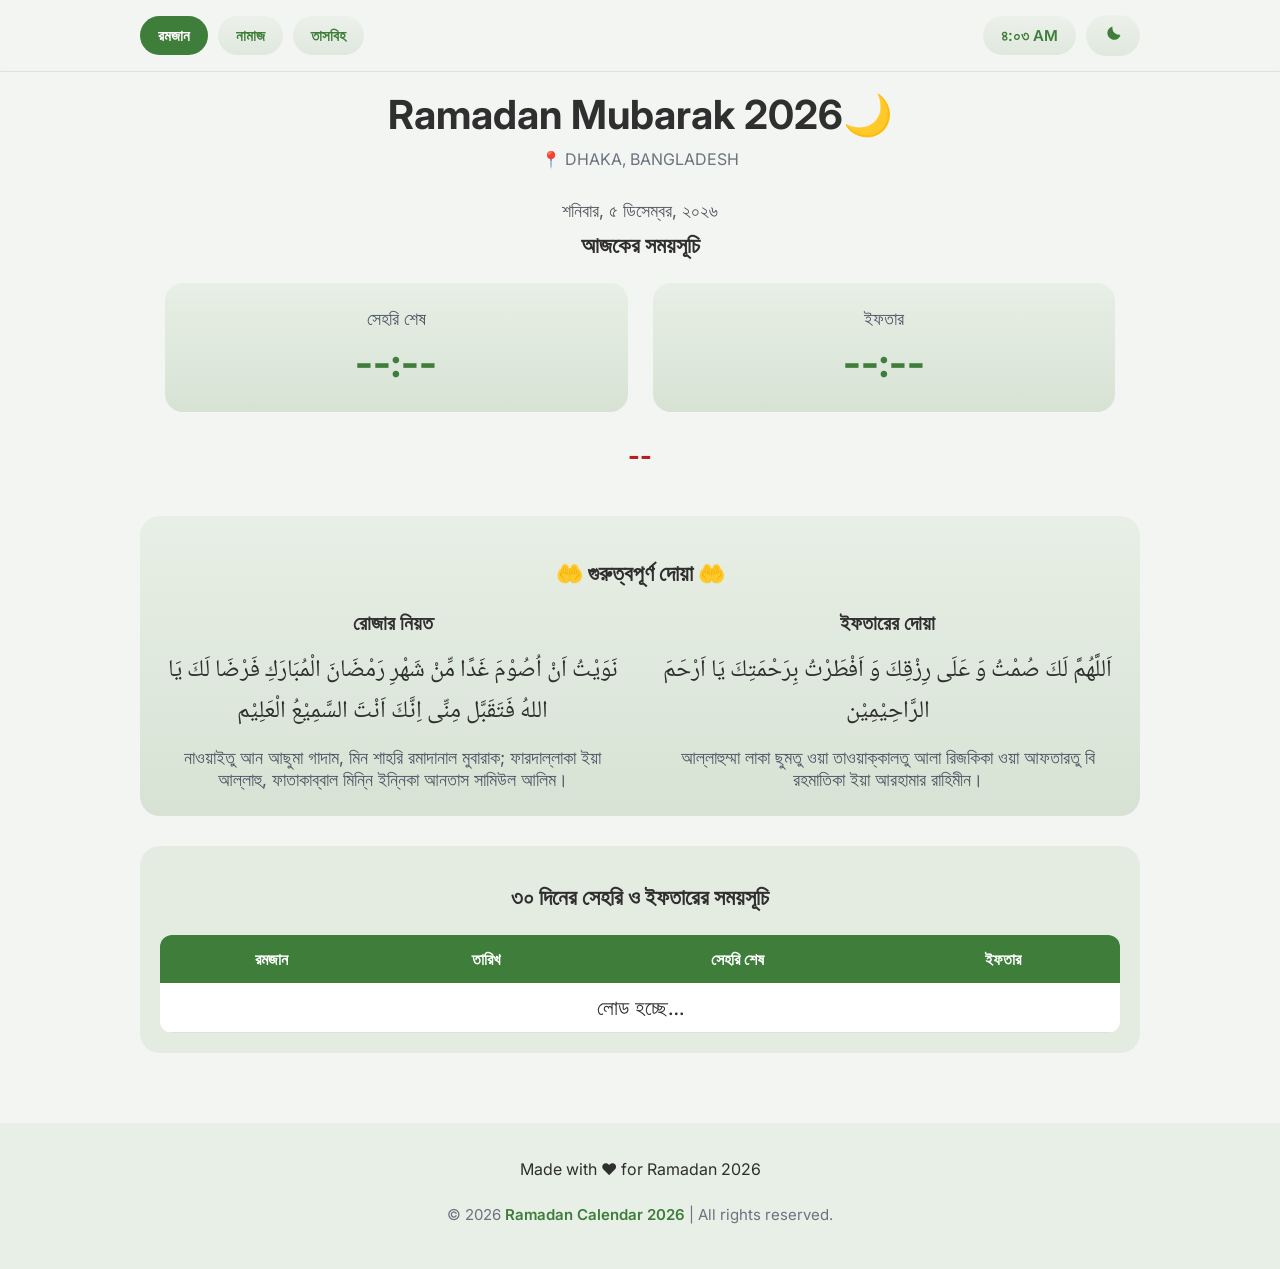
<file: index.html>
<!DOCTYPE html>
<html lang="bn">

<head>
  <meta charset="UTF-8">
  <title>Ramadan Times BD</title>
  <link rel="icon" type="image/png" sizes="32x32" href="/assets/favicon.png">
  <meta name="viewport" content="width=device-width, initial-scale=1">

  <link
    href="https://fonts.googleapis.com/css2?family=Inter:wght@400;600;700&family=Noto+Naskh+Arabic:wght@600&display=swap"
    rel="stylesheet">

  <link rel="stylesheet" href="styles.css">
  <script src="wholeYear.js" defer></script>
  <script src="main.js" defer></script>
  <!-- <script src="ramadan.js" defer></script> -->
</head>

<body>
  <script>
    if (localStorage.getItem('theme') === 'dark') {
      document.body.classList.add('dark');
    }
  </script>

  <!-- ------------------ NAVBAR ------------------ -->
  <nav class="navbar">
    <div class="nav-container">
      <div class="nav-left">
        <a href="index.html" class="nav-item active">রমজান</a>
        <a href="prayer.html" class="nav-item">নামাজ</a>
        <a href="tasbih.html" class="nav-item">তাসবিহ</a>
      </div>
      <div class="nav-right">
        <div id="currentTime" class="nav-item"></div>
        <button id="darkToggle" class="nav-item icon-btn" aria-label="Toggle dark mode">
          <span id="themeIcon">
            <svg width="18" height="18" viewBox="0 0 24 24" fill="currentColor">
              <path d="M21 12.79A9 9 0 0 1 11.21 3c0-.34.02-.67.05-1A9 9 0 1 0 22 13.74c-.33.03-.66.05-1 .05z" />
            </svg>
          </span>
        </button>
      </div>
    </div>
  </nav>

  <!-- ------------------ MAIN CONTENT ------------------ -->
  <main class="container">

    <!-- HERO -->
    <header class="hero">
      <h1>Ramadan Mubarak 2026🌙</h1>
      <p class="location">📍 DHAKA, BANGLADESH</p>
    </header>

    <!-- TODAY SECTION -->
    <section class="card-time today-card">

      <div id="todayDate" class="today-date"></div>
      <h2 class="section-title">আজকের সময়সূচি</h2>

      <div class="today-grid">

        <div class="time-box">
          <div class="small">সেহরি শেষ</div>
          <div class="time" id="sehriToday">--:--</div>
        </div>

        <div class="time-box">
          <div class="small">ইফতার</div>
          <div class="time" id="iftarToday">--:--</div>
        </div>

      </div>

      <div class="countdown-wrapper">
        <div class="countdown" id="countdown">--</div>
      </div>

    </section>

    <!-- DUAS SECTION -->
    <section class="card-dua">

      <h2 class="section-title">🤲 গুরুত্বপূর্ণ দোয়া 🤲</h2>

      <div class="dua-grid">

        <div class="dua-box">
          <div class="dua-title">রোজার নিয়ত</div>

          <div class="arabic">
            نَوَيْتُ اَنْ اُصُوْمَ غَدًا مِّنْ شَهْرِ رَمْضَانَ الْمُبَارَكِ فَرْضَا لَكَ يَا اللهُ فَتَقَبَّل مِنِّى
            اِنَّكَ اَنْتَ السَّمِيْعُ الْعَلِيْم
          </div>

          <div class="small">
            নাওয়াইতু আন আছুমা গাদাম, মিন শাহরি রমাদানাল মুবারাক; ফারদাল্লাকা ইয়া আল্লাহু, ফাতাকাব্বাল
            মিন্নি ইন্নিকা আনতাস সামিউল আলিম।
          </div>
        </div>

        <div class="dua-box">
          <div class="dua-title">ইফতারের দোয়া</div>

          <div class="arabic">
            اَللَّهُمَّ لَكَ صُمْتُ وَ عَلَى رِزْقِكَ وَ اَفْطَرْتُ بِرَحْمَتِكَ يَا اَرْحَمَ الرَّاحِيْمِيْن
          </div>

          <div class="small">
            আল্লাহুম্মা লাকা ছুমতু ওয়া তাওয়াক্কালতু আলা রিজকিকা ওয়া আফতারতু বি রহমাতিকা ইয়া আরহামার রাহিমীন।
          </div>
        </div>

      </div>

    </section>

    <!-- TIMETABLE -->
    <section class="card-table">

      <h2 class="section-title">৩০ দিনের সেহরি ও ইফতারের সময়সূচি</h2>

      <div class="table-wrapper">
        <table>
          <thead>
            <tr>
              <th>রমজান</th>
              <th>তারিখ</th>
              <th>সেহরি শেষ</th>
              <th>ইফতার</th>
            </tr>
          </thead>
          <tbody id="tableBody">
            <tr>
              <td colspan="4">লোড হচ্ছে…</td>
            </tr>
          </tbody>
        </table>
      </div>

    </section>

  </main>

  <!-- ------------------ FOOTER ------------------ -->
  <footer class="footer">
    <div class="footer-content">
      <p>Made with ❤️ for Ramadan 2026</p>
      <p class="footer-small">
        © 2026 <a href="https://github.com/niloyahsan1/RamadanTimesBD" target="_blank">Ramadan Calendar 2026</a> | All
        rights
        reserved.
      </p>
    </div>
  </footer>

</body>

</html>
</file>
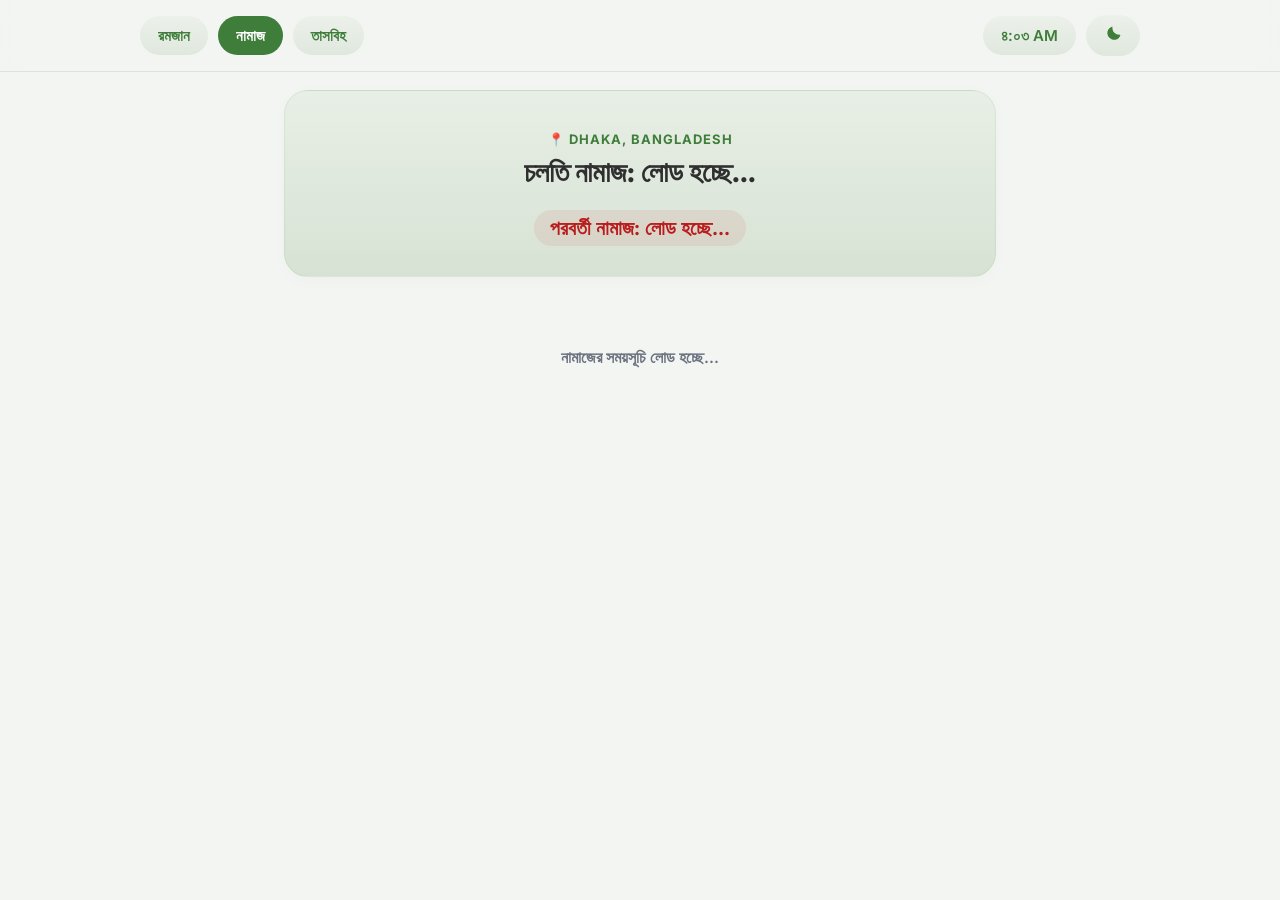
<file: prayer.html>
<!DOCTYPE html>
<html lang="bn">

<head>
    <meta charset="UTF-8">
    <meta name="viewport" content="width=device-width, initial-scale=1">
    <title>Daily Prayer Times – Dhaka</title>

    <link href="https://fonts.googleapis.com/css2?family=Inter:wght@400;600;700&display=swap" rel="stylesheet">
    <link rel="stylesheet" href="styles.css">
    <script src="main.js" defer></script>
</head>

<body>
    <script>
        if (localStorage.getItem('theme') === 'dark') {
            document.body.classList.add('dark');
        }
    </script>

    <!-- NAVBAR -->
    <div class="navbar">
        <div class="nav-container">
            <div class="nav-left">
                <a href="index.html" class="nav-item">রমজান</a>
                <a href="prayer.html" class="nav-item active">নামাজ</a>
                <a href="tasbih.html" class="nav-item">তাসবিহ</a>
            </div>
            <div class="nav-right">
                <div id="currentTime" class="nav-item"></div>
                <button id="darkToggle" class="nav-item icon-btn" aria-label="Toggle dark mode">
                    <span id="themeIcon">
                        <svg width="18" height="18" viewBox="0 0 24 24" fill="currentColor">
                            <path d="M21 12.79A9 9 0 0 1 11.21 3c0-.34.02-.67.05-1A9 9 0 1 0 22 13.74c-.33.03-.66.05-1 .05z" />
                        </svg>
                    </span>
                </button>
            </div>
        </div>
    </div>

    <div class="container">
        <!-- Hero Active Card -->
        <div class="prayer-hero">
            <div class="location">📍 Dhaka, Bangladesh</div>
            <h2 id="currentPrayerLabel">চলতি নামাজ: লোড হচ্ছে...</h2>
            <div class="countdown-time" id="prayerCountdown">পরবর্তী নামাজ: লোড হচ্ছে...</div>
        </div>

        <!-- Timetable Grid -->
        <div class="prayer-grid" id="prayerGrid">
            <div style="grid-column: 1 / -1; text-align: center; font-weight: 600; color: #6b7280; padding: 40px;">
                নামাজের সময়সূচি লোড হচ্ছে...
            </div>
        </div>
    </div>

    <script>
        /* ---------- HELPERS ---------- */
        function to12(time24) {
            let [h, m] = time24.split(":");
            h = parseInt(h, 10);
            let ap = h >= 12 ? "PM" : "AM";
            h = h % 12 || 12;
            return `${h}:${m} ${ap}`;
        }

        function toBangla(num) {
            const map = ["০", "১", "২", "৩", "৪", "৫", "৬", "৭", "৮", "৯"];
            return num.toString().split("").map(d => map[d] ?? d).join("");
        }

        function parseTime(timeStr, targetDate = new Date()) {
            const [h, m] = timeStr.split(":");
            const d = new Date(targetDate);
            d.setHours(parseInt(h, 10), parseInt(m, 10), 0, 0);
            return d;
        }

        /* ---------- SVG ICONS ---------- */
        const icons = {
            "ফজর": `<svg viewBox="0 0 24 24"><path d="M17 18a5 5 0 0 0-10 0"/><line x1="12" y1="2" x2="12" y2="9"/><line x1="4.22" y1="10.22" x2="9.17" y2="12.25"/><line x1="19.78" y1="10.22" x2="14.83" y2="12.25"/><line x1="1" y1="18" x2="23" y2="18"/></svg>`,
            "সূর্যোদয়": `<svg viewBox="0 0 24 24"><path d="M12 18a6 6 0 1 0 0-12 6 6 0 0 0 0 12z"/><path d="M2 22h20"/><path d="M12 2v4"/><path d="M4.93 4.93l1.41 1.41"/><path d="M19.07 4.93l-1.41 1.41"/></svg>`,
            "যোহর": `<svg viewBox="0 0 24 24"><circle cx="12" cy="12" r="5"/><path d="M12 1v2M12 21v2M4.22 4.22l1.42 1.42M18.36 18.36l1.42 1.42M1 12h2M21 12h2M4.22 18.36l1.42-1.42M18.36 4.22l1.42-1.42"/></svg>`,
            "আসর": `<svg viewBox="0 0 24 24"><circle cx="12" cy="12" r="5"/><path d="M12 2v3M4.22 4.22l2.12 2.12M1 12h3"/><path d="M17 17l5 5"/></svg>`,
            "মাগরিব": `<svg viewBox="0 0 24 24"><path d="M12 13a5 5 0 0 0-5 5h10a5 5 0 0 0-5-5z"/><path d="M2 21h20"/><path d="M12 2v6"/><path d="m4.93 7.93 1.41 1.41"/><path d="m19.07 7.93-1.41 1.41"/></svg>`,
            "এশা": `<svg viewBox="0 0 24 24"><path d="M21 12.79A9 9 0 1 1 11.21 3 7 7 0 0 0 21 12.79z"/></svg>`
        };

        /* ---------- FETCH PRAYER TIMES ---------- */
        fetch("https://api.aladhan.com/v1/timingsByCity?city=Dhaka&country=Bangladesh&method=1&school=1")
            .then(res => res.json())
            .then(data => {
                const t = data.data.timings;
                const prayers = [
                    { name: "ফজর", time: t.Fajr },
                    { name: "সূর্যোদয়", time: t.Sunrise },
                    { name: "যোহর", time: t.Dhuhr },
                    { name: "আসর", time: t.Asr },
                    { name: "মাগরিব", time: t.Maghrib },
                    { name: "এশা", time: t.Isha }
                ];

                updatePrayerDashboard(prayers);
            });

        /* ---------- DASHBOARD CONTROLLER ---------- */
        function updatePrayerDashboard(prayersData) {
            function tick() {
                const now = new Date();
                
                // Construct today's date objects
                const todayPrayers = prayersData.map(p => ({
                    name: p.name,
                    time: p.time,
                    date: parseTime(p.time)
                }));
                
                let currentIndex = -1;
                let nextIndex = -1;
                let targetDate = null;
                
                if (now < todayPrayers[0].date) {
                    // Before Fajr: current is Esha (from yesterday), next is Fajr
                    currentIndex = 5; // Isha
                    nextIndex = 0; // Fajr
                    targetDate = todayPrayers[0].date;
                } else if (now >= todayPrayers[5].date) {
                    // After Isha: current is Isha, next is tomorrow's Fajr
                    currentIndex = 5; // Isha
                    nextIndex = 0; // Fajr
                    const tomorrow = new Date();
                    tomorrow.setDate(tomorrow.getDate() + 1);
                    targetDate = parseTime(todayPrayers[0].time, tomorrow);
                } else {
                    // Between Fajr and Isha
                    for (let i = 0; i < 5; i++) {
                        if (now >= todayPrayers[i].date && now < todayPrayers[i+1].date) {
                            currentIndex = i;
                            nextIndex = i + 1;
                            targetDate = todayPrayers[i+1].date;
                            break;
                        }
                    }
                }
                
                // Update Hero Card
                const currentPrayer = todayPrayers[currentIndex];
                const nextPrayer = todayPrayers[nextIndex];
                
                document.getElementById("currentPrayerLabel").innerText = `চলতি নামাজ: ${currentPrayer.name}`;
                
                // Compute countdown
                const diff = targetDate - now;
                const h = Math.floor(diff / 3600000);
                const m = Math.floor((diff % 3600000) / 60000);
                const s = Math.floor((diff % 60000) / 1000);
                
                const pad = (num) => num.toString().padStart(2, '0');
                document.getElementById("prayerCountdown").innerText = `পরবর্তী নামাজ: ${nextPrayer.name} (${toBangla(pad(h))}:${toBangla(pad(m))}:${toBangla(pad(s))})`;
                
                // Render Cards
                let cardsHtml = "";
                todayPrayers.forEach((p, i) => {
                    let stateClass = "";
                    let badgeText = "";
                    
                    if (i === currentIndex) {
                        stateClass = "active";
                        badgeText = "চলমান";
                    } else if (i === nextIndex) {
                        stateClass = "next";
                        badgeText = "পরবর্তী";
                    }
                    
                    cardsHtml += `
                        <div class="prayer-card ${stateClass}">
                            <div class="prayer-card-info">
                                <div class="prayer-card-name">${p.name}</div>
                                <div class="prayer-card-time">${toBangla(to12(p.time))}</div>
                            </div>
                            ${badgeText ? `<span class="prayer-card-badge">${badgeText}</span>` : ""}
                        </div>
                    `;
                });
                
                document.getElementById("prayerGrid").innerHTML = cardsHtml;
            }
            
            tick();
            setInterval(tick, 1000);
        }
    </script>

</body>

</html>
</file>
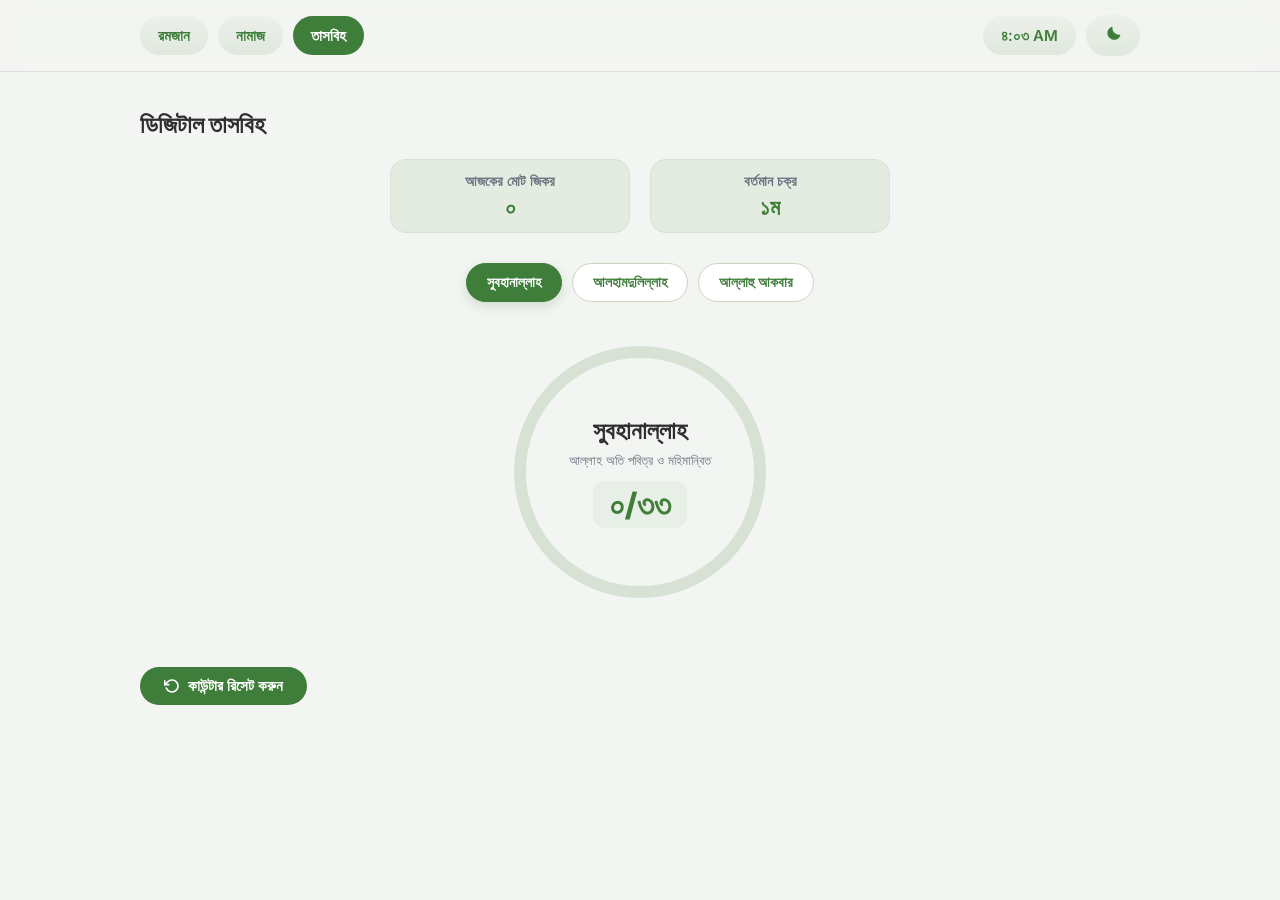
<file: tasbih.html>
<!DOCTYPE html>
<html lang="bn">

<head>
    <meta charset="UTF-8">
    <meta name="viewport" content="width=device-width, initial-scale=1.0">
    <title>Tasbih</title>

    <link href="https://fonts.googleapis.com/css2?family=Inter:wght@400;600;700&display=swap" rel="stylesheet">
    <link rel="stylesheet" href="styles.css">
    <script src="main.js" defer></script>
</head>

<body>
    <script>
        if (localStorage.getItem('theme') === 'dark') {
            document.body.classList.add('dark');
        }
    </script>

    <div class="navbar">
        <div class="nav-container">
            <div class="nav-left">
                <a href="index.html" class="nav-item">রমজান</a>
                <a href="prayer.html" class="nav-item">নামাজ</a>
                <a href="tasbih.html" class="nav-item active">তাসবিহ</a>
            </div>
            <div class="nav-right">
                <div id="currentTime" class="nav-item"></div>
                <button id="darkToggle" class="nav-item icon-btn" aria-label="Toggle dark mode">
                    <span id="themeIcon">
                        <svg width="18" height="18" viewBox="0 0 24 24" fill="currentColor">
                            <path
                                d="M21 12.79A9 9 0 0 1 11.21 3c0-.34.02-.67.05-1A9 9 0 1 0 22 13.74c-.33.03-.66.05-1 .05z" />
                        </svg>
                    </span>
                </button>
            </div>
        </div>
    </div>

    <div class="container">

        <h2>ডিজিটাল তাসবিহ</h2>

        <!-- Session Statistics -->
        <div class="tasbih-stats">
            <div class="tasbih-stats-card">
                <div class="label">আজকের মোট জিকর</div>
                <div class="value" id="sessionTotal">০</div>
            </div>
            <div class="tasbih-stats-card">
                <div class="label">বর্তমান চক্র</div>
                <div class="value" id="cycleTotal">১ম</div>
            </div>
        </div>

        <!-- Zikr Selector Tabs -->
        <div class="zikr-tabs" id="zikrTabs"></div>

        <!-- Progress Ring Tapper -->
        <div class="progress-ring" id="circle">
            <svg width="280" height="280" viewBox="0 0 280 280">
                <circle class="bg" cx="140" cy="140" r="120" />
                <circle class="progress" id="progressCircle" cx="140" cy="140" r="120" />
            </svg>

            <div class="circle-content">
                <div class="zikr" id="zikrText">সুবহানাল্লাহ</div>
                <div class="zikr-meaning" id="zikrMeaning">আল্লাহ অতি পবিত্র ও মহিমান্বিত</div>
                <div class="count" id="counter">0/৩৩</div>
            </div>
        </div>

        <div class="complete-msg" id="completeMsg">
            আলহামদুলিল্লাহ! ১০০টি জিকর চক্র সম্পূর্ণ হয়েছে 🤍
        </div>

        <!-- Reset Button -->
        <button class="reset-btn" id="resetBtn">
            <svg width="16" height="16" viewBox="0 0 24 24" fill="none" stroke="currentColor" stroke-width="2.5"
                stroke-linecap="round" stroke-linejoin="round" class="feather feather-rotate-ccw">
                <path d="M1 4v6h6" />
                <path d="M3.51 15a9 9 0 1 0 2.13-9.36L1 10" />
            </svg>
            কাউন্টার রিসেট করুন
        </button>

    </div>

    <script>
        const zikrList = [
            { name: "সুবহানাল্লাহ", max: 33, meaning: "আল্লাহ অতি পবিত্র ও মহিমান্বিত" },
            { name: "আলহামদুলিল্লাহ", max: 33, meaning: "সকল প্রশংসা একমাত্র আল্লাহর জন্য" },
            { name: "আল্লাহু আকবার", max: 34, meaning: "আল্লাহ সবচেয়ে মহান ও সর্বশ্রেষ্ঠ" }
        ];

        let currentZikr = 0;
        let count = 0;
        let sessionTotal = 0;
        let cycleTotal = 1;
        let isCompleted = false;

        const circle = document.getElementById("circle");
        const zikrText = document.getElementById("zikrText");
        const zikrMeaning = document.getElementById("zikrMeaning");
        const counter = document.getElementById("counter");
        const progressCircle = document.getElementById("progressCircle");
        const completeMsg = document.getElementById("completeMsg");
        const zikrTabsContainer = document.getElementById("zikrTabs");
        const sessionTotalEl = document.getElementById("sessionTotal");
        const cycleTotalEl = document.getElementById("cycleTotal");

        const circumference = 2 * Math.PI * 120;
        progressCircle.style.strokeDasharray = circumference;

        function toBangla(num) {
            const map = ["০", "১", "২", "৩", "৪", "৫", "৬", "৭", "৮", "৯"];
            return num.toString().split("").map(d => map[d] ?? d).join("");
        }

        function renderTabs() {
            let tabsHtml = "";
            zikrList.forEach((z, idx) => {
                const activeClass = idx === currentZikr ? "active" : "";
                tabsHtml += `<button class="tab-btn ${activeClass}" onclick="switchZikr(${idx})">${z.name}</button>`;
            });
            zikrTabsContainer.innerHTML = tabsHtml;
        }

        window.switchZikr = function (idx) {
            if (isCompleted) return;
            currentZikr = idx;
            count = 0;
            updateUI();
        };

        function updateProgress() {
            const max = zikrList[currentZikr].max;
            const percent = count / max;
            const offset = circumference - (percent * circumference);
            progressCircle.style.strokeDashoffset = offset;
        }

        function updateUI() {
            const zikr = zikrList[currentZikr];
            zikrText.innerText = zikr.name;
            zikrMeaning.innerText = zikr.meaning;
            counter.innerText = `${toBangla(count)}/${toBangla(zikr.max)}`;
            sessionTotalEl.innerText = toBangla(sessionTotal);
            cycleTotalEl.innerText = `${toBangla(cycleTotal)}ম`;
            updateProgress();
            renderTabs();
        }

        circle.addEventListener("click", (e) => {
            if (e.clientX !== 0 || e.clientY !== 0) {
                const rect = circle.getBoundingClientRect();
                const x = e.clientX - rect.left - rect.width / 2;
                const y = e.clientY - rect.top - rect.height / 2;
                const distance = Math.sqrt(x * x + y * y);
                const radius = rect.width / 2;
                if (distance > radius) return;
            }

            if (isCompleted) {
                // Restart for another cycle!
                isCompleted = false;
                completeMsg.style.display = "none";
                circle.classList.remove("disabled");
                currentZikr = 0;
                count = 0; // Starts from 1 below
                cycleTotal++;
            }

            count++;
            sessionTotal++;

            if (navigator.vibrate) {
                navigator.vibrate(35);
            }

            const max = zikrList[currentZikr].max;

            if (count >= max) {
                if (currentZikr === zikrList.length - 1) {
                    // Completed cycle (100 counts)
                    count = max;
                    updateUI();
                    isCompleted = true;
                    completeMsg.style.display = "block";
                    circle.classList.add("disabled");
                    return;
                } else {
                    // Auto advance to next zikr
                    currentZikr++;
                    count = 0;
                }
            }

            updateUI();
        });

        document.getElementById("resetBtn").addEventListener("click", () => {
            currentZikr = 0;
            count = 0;
            sessionTotal = 0;
            cycleTotal = 1;
            isCompleted = false;
            completeMsg.style.display = "none";
            circle.classList.remove("disabled");
            updateUI();
        });

        // Initialize
        updateUI();
    </script>

</body>

</html>
</file>
<file: styles.css>
body {
	margin: 0;
	background: #f3f5f2;
	font-family: "Inter", sans-serif;
	color: #2f2f2f;
	padding-top: 50px;
}

.container {
	max-width: 1000px;
	margin: auto;
	padding: 40px 20px;
}


/* -------------- NAVBAR --------------- */

.navbar {
	position: fixed;
	top: 0;
	left: 0;
	width: 100%;
	z-index: 1000;
	backdrop-filter: blur(10px);
	background: rgba(243, 245, 242, 0.4);
	border-bottom: 1px solid #e0e0e0;
}

.nav-container {
	max-width: 1000px;
	margin: auto;
	padding: 15px 20px;
	display: flex;
	justify-content: space-between;
	align-items: center;
}

.nav-item {
	font-weight: 600;
	font-size: 15px;
	padding: 10px 18px;
	border-radius: 100px;
	border: 0px solid #cbd5c0;
	background: linear-gradient(180deg,
			rgba(232, 239, 230, 0.7) 0%,
			rgba(215, 226, 212, 0.7) 100%);
	text-decoration: none;
	color: #3f7d3a;
	cursor: pointer;
	display: inline-flex;
	align-items: center;
	justify-content: center;
	transition: all 0.2s ease;
}

.nav-item:hover {
	opacity: 0.95;
	transform: translateY(-1px);
}

.nav-item:active {
	transform: translateY(0);
}

.nav-item.active {
	background: #3f7d3a;
	color: white;
}

.icon-btn {
	display: flex;
	align-items: center;
	justify-content: center;
}

.nav-left,
.nav-right {
	display: flex;
	gap: 10px;
	align-items: center;
}


/* -------------- HERO --------------- */

.hero {
	text-align: center;
	margin-bottom: 10px;
}

.hero h1 {
	font-size: 40px;
	margin: 0;
	font-weight: 700;
	color: #2f2f2f;
}

.location {
	margin-top: 10px;
	font-size: 16px;
	color: #6b7280;
}


/* -------------- CARD --------------- */

.card-dua {
	background: linear-gradient(180deg,
			#e8efe6 0%,
			#d7e2d4 100%);
	border-radius: 20px;
	padding: 25px;
	margin-bottom: 30px;
}

.card-time {
	border-radius: 20px;
	padding: 25px;
	margin-top: -10px;
	margin-bottom: 20px;
}

.card-table {
	background: #e4ece2;
	border-radius: 20px;
	padding: 20px;
	margin-bottom: 30px;
}

.section-title {
	text-align: center;
	margin-bottom: 25px;
	font-weight: 600;
	font-size: 22px;
}


/* -------------- TODAY SECTION --------------- */

.today-date {
	text-align: center;
	font-size: 18px;
	color: #53575e;
	margin-bottom: -8px;
}

.today-grid {
	display: grid;
	grid-template-columns: 1fr 1fr;
	gap: 25px;
	margin-top: 20px;
}

.time-box {
	background: linear-gradient(180deg,
			#e8efe6 0%,
			#d7e2d4 100%);
	border-radius: 18px;
	padding: 25px;
	text-align: center;
}

.small {
	font-size: 18px;
	font-weight: 400;
	color: #4b5563;
}

.time {
	font-size: 40px;
	font-weight: 700;
	color: #3f7d3a;
	margin-top: 8px;
}

.countdown-wrapper {
	text-align: center;
	margin-top: 28px;
}

.countdown {
	font-size: 26px;
	font-weight: 700;
	color: #b91c1c;
	margin-top: 15px;
	text-align: center;
}


/* -------------- DUAS --------------- */

.dua-grid {
	display: grid;
	grid-template-columns: 1fr 1fr;
	gap: 40px;
}

.dua-box {
	text-align: center;
}

.dua-title {
	font-weight: 600;
	margin-bottom: 15px;
	font-size: 20px;
}

.arabic {
	font-family: "Noto Naskh Arabic", serif;
	font-size: 24px;
	direction: rtl;
	text-align: center;
	margin: 15px 0;
}


/* -------------- TABLE --------------- */

.table-wrapper {
	margin-top: 20px;
	overflow-x: auto;
	-webkit-overflow-scrolling: touch;
}

table {
	width: 100%;
	border-collapse: collapse;
	background: #ffffff;
	border-radius: 12px;
	overflow: hidden;
}

th {
	background: #3f7d3a;
	color: white;
	padding: 14px;
	font-size: 16px;
}

td {
	padding: 12px;
	font-size: 21px;
	border-bottom: 1px solid #e0e0e0;
	border-right: 1px solid #e0e0e0;
	text-align: center;
}

th:last-child,
td:last-child {
	border-right: none;
}

.today-row td:first-child {
	border-left: 4px solid #3f7d3a;
}

.today-row {
	background: rgba(63, 125, 58, 0.08);
	box-shadow: inset 0 0 8px rgba(66, 128, 56, 0.4);
}

.today-row td {
	font-weight: 700;
}


/* -------------- FOOTER --------------- */

.footer {
	margin-top: 0px;
	padding: 20px 20px;
	text-align: center;
	background: #e8efe6;
}

.footer-content a {
	display: inline-block;
	margin: 10px 0;
	text-decoration: none;
	color: #3f7d3a;
	font-weight: 600;
}

.footer-content a:hover {
	text-decoration: underline;
}

.footer-small {
	font-size: 15px;
	color: #6b7280;
	margin-top: 10px;
}


/* -------------- DARK MODE --------------- */

body.dark {
	background: #111510;
	color: #C4C4C4;
}

body.dark .navbar {
	background: rgba(17, 21, 16, 0.4);
	border-bottom: 1px solid #1f2a1f;
}

body.dark .nav-item {
	background: rgba(28, 51, 35, 0.7);
	color: #C4C4C4;
	border: 0px solid rgba(74, 222, 128, 0.15);
}

body.dark .nav-item.active {
	background: #4ea34f;
	color: white;
}

body.dark .hero h1,
body.dark .dua-title,
body.dark .arabic {
	color: #C4C4C4;
}

body.dark .location,
body.dark .small {
	color: #9ca3af;
}

body.dark .today-date {
	color: #e5e7ebd3;
}

body.dark .card-dua,
body.dark .card-table,
body.dark .time-box {
	background: #1D231D;
}

body.dark .time {
	color: #428038;
}

body.dark .countdown {
	color: #ef4444;
}

body.dark table {
	background: #0D0D0D;
}

body.dark th {
	background: #173a28;
	color: #C4C4C4;
}

body.dark td {
	border-bottom: 1px solid rgba(74, 222, 128, 0.08);
	border-right: 1px solid rgba(74, 222, 128, 0.08);
}

body.dark .today-row {
	background: #1f2a1f;
	box-shadow: inset 0 0 8px rgba(66, 128, 56, 0.4);
}

body.dark .today-row td:first-child {
	border-left: 4px solid #4ea34f;
}


body.dark .footer {
	background: #1D231D;
}

body.dark .footer-content a {
	color: #4ea34f;
}

body.dark .footer-small {
	color: #9ca3af;
}


/* -------------- RESPONSIVE --------------- */

@media (max-width: 1024px) {

	.container {
		padding: 30px 18px;
	}

	.hero h1 {
		font-size: 32px;
	}

	.time {
		font-size: 34px;
	}

	table {
		font-size: 16px;
		width: 100%;
	}

	th,
	td {
		padding: 10px;
		font-size: 18px;
	}
}

@media (max-width: 768px) {

	body {
		padding-top: 70px;
	}

	.nav-container {
		display: flex;
		align-items: center;
		justify-content: space-between;
		gap: 8px;
		flex-wrap: nowrap;
	}

	.nav-item {
		font-size: 13px;
		padding: 8px 12px;
		white-space: nowrap;
	}

	.hero {
		margin-top: 10px;
	}

	.hero h1 {
		font-size: 26px;
		line-height: 1.3;
	}

	.location {
		font-size: 14px;
	}

	.today-grid {
		grid-template-columns: 1fr 1fr;
		gap: 12px;
	}

	.time-box {
		padding: 22px;
	}

	.time {
		font-size: 25px;
	}

	.small {
		font-size: 16px;
	}

	.countdown {
		font-size: 18px;
	}

	.card-table {
		padding: 6px;
	}

	.card-dua {
		padding: 10px;
	}

	.dua-title {
		font-size: 20px;
	}

	.arabic {
		font-size: 16px;
		line-height: 1.8;
	}

	.card-dua .small {
		font-size: 18px;
		line-height: 1.6;
	}

	.dua-grid {
		gap: 20px;
		grid-template-columns: 1fr;
	}

	table {
		font-size: 16px;
		width: 100%;
	}

	th,
	td {
		padding: 6px 4px;
		font-size: 12px;
	}

	.footer {
		padding: 14px 12px;
	}

	.footer-content a {
		font-size: 13px;
		margin: 6px 0;
	}

	.footer-small {
		font-size: 12px;
		margin-top: 6px;
	}

}

@media (max-width: 480px) {

	.nav-container {
		padding: 10px 10px;
	}

	.nav-left,
	.nav-right {
		gap: 6px;
	}

	.nav-item {
		font-size: 14px;
		padding: 6px 10px;
	}

	.container {
		padding: 20px 12px;
	}

	.hero h1 {
		font-size: 26px;
	}

	.today-grid {
		gap: 20px;
	}

	.time {
		font-size: 28px;
	}

	.countdown {
		font-size: 21px;
	}

	th,
	td {
		padding: 5px 3px;
		font-size: 16px;
	}

	.footer {
		padding: 12px 10px;
	}

	.footer-content a {
		font-size: 12px;
	}

	.footer-small {
		font-size: 11px;
	}

}

@media (max-width: 360px) {

	.hero h1 {
		font-size: 20px;
	}

	#currentTime,
	#darkToggle {
		font-size: 11px;
		padding: 5px 8px;
	}

	th,
	td {
		font-size: 10px;
	}
}

/* ==========================================================================
   TASBIH PAGE STYLES
   ========================================================================== */
.tasbih-stats {
	display: flex;
	justify-content: center;
	gap: 20px;
	margin: 0 auto 30px auto;
	max-width: 500px;
}

.tasbih-stats-card {
	background: #e4ece2;
	padding: 12px 20px;
	border-radius: 16px;
	flex: 1;
	text-align: center;
	border: 1px solid rgba(63, 125, 58, 0.08);
}

.tasbih-stats-card .label {
	font-size: 14px;
	color: #6b7280;
	margin-bottom: 4px;
	font-weight: 600;
}

.tasbih-stats-card .value {
	font-size: 22px;
	font-weight: 700;
	color: #3f7d3a;
}

.zikr-tabs {
	display: flex;
	justify-content: center;
	gap: 10px;
	margin: 25px auto;
	max-width: 500px;
	flex-wrap: wrap;
}

.tab-btn {
	background: #ffffff;
	border: 1px solid #cbd5c0;
	color: #3f7d3a;
	padding: 10px 20px;
	border-radius: 100px;
	cursor: pointer;
	font-weight: 600;
	font-size: 14px;
	transition: all 0.2s ease;
}

.tab-btn:hover {
	background: #e8efe6;
	transform: translateY(-1px);
}

.tab-btn.active {
	background: #3f7d3a;
	color: #ffffff;
	border-color: #3f7d3a;
	box-shadow: 0 4px 12px rgba(63, 125, 58, 0.2);
}

.progress-ring {
	position: relative;
	width: 280px;
	height: 280px;
	margin: 30px auto;
	cursor: pointer;
	user-select: none;
	-webkit-user-select: none;
	-moz-user-select: none;
	-ms-user-select: none;
	border-radius: 50%;
	transition: transform 0.1s ease;
	-webkit-tap-highlight-color: transparent;
	outline: none;
}

.progress-ring:active {
	transform: scale(0.97);
}

.progress-ring svg {
	width: 100%;
	height: 100%;
	transform: rotate(-90deg);
}

.progress-ring circle {
	fill: none;
	stroke-width: 12;
	stroke-linecap: round;
}

.progress-ring .bg {
	stroke: #d7e2d4;
}

.progress-ring .progress {
	stroke: #3f7d3a;
	stroke-dasharray: 754;
	stroke-dashoffset: 754;
	transition: stroke-dashoffset 0.25s ease;
}

.circle-content {
	position: absolute;
	top: 50%;
	left: 50%;
	transform: translate(-50%, -50%);
	text-align: center;
	width: 100%;
	pointer-events: none;
}

.zikr {
	font-size: 24px;
	font-weight: 700;
	color: #2f2f2f;
	margin-bottom: 6px;
}

.zikr-meaning {
	font-size: 13px;
	color: #6b7280;
	margin-bottom: 12px;
	padding: 0 20px;
	line-height: 1.4;
}

.count {
	font-size: 32px;
	font-weight: 800;
	color: #3f7d3a;
	background: #e8efe6;
	display: inline-block;
	padding: 4px 16px;
	border-radius: 12px;
}

.reset-btn {
	margin-top: 25px;
	padding: 10px 24px;
	border: none;
	border-radius: 30px;
	font-weight: 600;
	background: #3f7d3a;
	color: white;
	cursor: pointer;
	font-size: 15px;
	display: inline-flex;
	align-items: center;
	gap: 8px;
	transition: all 0.2s ease;
}

.reset-btn:hover {
	background: #346830;
	transform: translateY(-1px);
}

.complete-msg {
	margin-top: 20px;
	font-weight: 600;
	color: #3f7d3a;
	display: none;
	text-align: center;
}

.disabled {
	opacity: 0.5;
	cursor: not-allowed;
}

/* Tasbih Dark Mode */
body.dark .tasbih-stats-card {
	background: #1D231D;
	border-color: rgba(74, 222, 128, 0.05);
}

body.dark .tasbih-stats-card .label {
	color: #9ca3af;
}

body.dark .tasbih-stats-card .value {
	color: #4ea34f;
}

body.dark .tab-btn {
	background: rgba(28, 51, 35, 0.3);
	border-color: rgba(74, 222, 128, 0.1);
	color: #c4c4c4;
}

body.dark .tab-btn:hover {
	background: rgba(28, 51, 35, 0.5);
}

body.dark .tab-btn.active {
	background: #4ea34f;
	color: white;
	border-color: #4ea34f;
	box-shadow: 0 4px 12px rgba(78, 163, 79, 0.2);
}

body.dark .progress-ring .progress {
	stroke: #4ea34f;
}

body.dark .zikr {
	color: #c4c4c4;
}

body.dark .zikr-meaning {
	color: #9ca3af;
}

body.dark .count {
	color: #4ea34f;
	background: #151c14;
}

body.dark .reset-btn {
	background: #4ea34f;
}

body.dark .reset-btn:hover {
	background: #3f8a40;
}

body.dark .complete-msg {
	color: #4ea34f;
}

/* Tasbih Responsive */
@media (max-width: 600px) {
	.progress-ring {
		width: 320px;
		height: 320px;
	}

	.tasbih-stats {
		gap: 12px;
		padding: 0 10px;
	}

	.tasbih-stats-card {
		padding: 10px;
	}

	.tasbih-stats-card .value {
		font-size: 18px;
	}

	.zikr {
		font-size: 20px;
	}

	.count {
		font-size: 26px;
	}
}


/* ==========================================================================
   PRAYER PAGE STYLES
   ========================================================================= */
.prayer-hero {
	background: linear-gradient(180deg, #e8efe6 0%, #d7e2d4 100%);
	border-radius: 24px;
	padding: 30px;
	margin: 0 auto 30px auto;
	max-width: 650px;
	text-align: center;
	border: 1px solid rgba(63, 125, 58, 0.08);
	box-shadow: 0 4px 20px rgba(0, 0, 0, 0.02);
}

.prayer-hero .location {
	font-size: 13px;
	font-weight: 700;
	letter-spacing: 1px;
	color: #3f7d3a;
	text-transform: uppercase;
	margin-bottom: 8px;
}

.prayer-hero h2 {
	font-size: 28px;
	font-weight: 800;
	color: #2f2f2f;
	margin: 0 0 12px 0;
}

.prayer-hero .countdown-time {
	font-size: 20px;
	font-weight: 700;
	color: #b91c1c;
	margin-top: 8px;
	display: inline-block;
	background: rgba(185, 28, 28, 0.08);
	padding: 6px 16px;
	border-radius: 100px;
}

.prayer-grid {
	display: grid;
	grid-template-columns: repeat(3, 1fr);
	gap: 20px;
	margin: 30px auto;
	max-width: 800px;
}

.prayer-card {
	background: #ffffff;
	border-radius: 20px;
	padding: 24px 16px;
	text-align: center;
	border: 1px solid #e0e0e0;
	display: flex;
	flex-direction: column;
	align-items: center;
	justify-content: center;
	position: relative;
	transition: all 0.25s ease;
}

.prayer-card:hover {
	transform: translateY(-3px);
	box-shadow: 0 10px 25px rgba(63, 125, 58, 0.05);
}

.prayer-card-icon {
	width: 44px;
	height: 44px;
	color: #6b7280;
	margin-bottom: 14px;
	transition: color 0.25s;
}

.prayer-card-icon svg {
	width: 100%;
	height: 100%;
	fill: none;
	stroke: currentColor;
	stroke-width: 2;
	stroke-linecap: round;
	stroke-linejoin: round;
}

.prayer-card-info {
	display: flex;
	flex-direction: column;
	align-items: center;
	gap: 4px;
}

.prayer-card-name {
	font-size: 18px;
	font-weight: 700;
	color: #2f2f2f;
	margin-bottom: 6px;
}

.prayer-card-time {
	font-size: 20px;
	font-weight: 700;
	color: #3f7d3a;
	transition: color 0.25s;
}

.prayer-card-badge {
	position: absolute;
	top: 0;
	right: 0;
	font-size: 12px;
	font-weight: 700;
	padding: 5px 12px;
	border-top-right-radius: 18px;
	border-bottom-left-radius: 10px;
	border-top-left-radius: 0;
	border-bottom-right-radius: 0;
	text-transform: uppercase;
}

/* Prayer Card States */
.prayer-card.active {
	border: 2px solid #3f7d3a;
	background: rgba(63, 125, 58, 0.03);
	box-shadow: 0 8px 30px rgba(63, 125, 58, 0.08);
}

.prayer-card.active .prayer-card-icon {
	color: #3f7d3a;
}

.prayer-card.active .prayer-card-time {
	color: #3f7d3a;
}

.prayer-card.active .prayer-card-badge {
	background: #3f7d3a;
	color: #ffffff;
}

.prayer-card.next {
	border: 2px solid #b91c1c;
	background: rgba(185, 28, 28, 0.01);
}

.prayer-card.next .prayer-card-icon {
	color: #b91c1c;
}

.prayer-card.next .prayer-card-badge {
	background: #b91c1c;
	color: #ffffff;
}

/* Prayer Dark Mode */
body.dark .prayer-hero {
	background: #1D231D;
	border-color: rgba(74, 222, 128, 0.05);
}

body.dark .prayer-hero h2 {
	color: #c4c4c4;
}

body.dark .prayer-hero .location {
	color: #4ea34f;
}

body.dark .prayer-hero .countdown-time {
	color: #ef4444;
	background: rgba(239, 68, 68, 0.1);
}

body.dark .prayer-card {
	background: #151c14;
	border-color: rgba(74, 222, 128, 0.05);
}

body.dark .prayer-card-name {
	color: #c4c4c4;
}

body.dark .prayer-card-time {
	color: #4ea34f;
}

body.dark .prayer-card-icon {
	color: #9ca3af;
}

body.dark .prayer-card.active {
	border-color: #4ea34f;
	background: rgba(78, 163, 79, 0.05);
	box-shadow: 0 8px 30px rgba(78, 163, 79, 0.1);
}

body.dark .prayer-card.active .prayer-card-icon {
	color: #4ea34f;
}

body.dark .prayer-card.active .prayer-card-time {
	color: #4ea34f;
}

body.dark .prayer-card.active .prayer-card-badge {
	background: #4ea34f;
	color: #ffffff;
}

body.dark .prayer-card.next {
	border-color: #ef4444;
	background: rgba(239, 68, 68, 0.02);
}

body.dark .prayer-card.next .prayer-card-icon {
	color: #ef4444;
}

body.dark .prayer-card.next .prayer-card-badge {
	background: #ef4444;
	color: #ffffff;
}

/* Prayer Responsive */
@media (max-width: 768px) {
	.prayer-grid {
		grid-template-columns: repeat(2, 1fr);
		gap: 16px;
		padding: 0 10px;
	}
}

@media (max-width: 480px) {
	.container {
		padding: 10px 8px;
	}

	.prayer-hero {
		padding: 12px 10px;
		margin-bottom: 12px;
	}

	.prayer-hero h2 {
		font-size: 20px;
	}

	.prayer-hero .countdown-time {
		font-size: 15px;
		padding: 4px 12px;
	}

	.prayer-grid {
		grid-template-columns: 1fr;
		gap: 8px;
		margin: 12px auto !important;
		padding: 0 5px;
	}

	.prayer-card {
		padding: 14px 16px;
		flex-direction: column;
		justify-content: center;
		gap: 6px;
		text-align: center;
	}

	.prayer-card-info {
		align-items: center;
		gap: 2px;
	}

	.prayer-card-name {
		font-size: 18px;
		margin-bottom: 1px;
	}

	.prayer-card-time {
		font-size: 22px;
	}

	.prayer-card-badge {
		position: absolute;
		top: 0;
		right: 0;
		font-size: 12px;
		padding: 4px 12px;
		border-top-right-radius: 18px;
		border-bottom-left-radius: 10px;
		border-top-left-radius: 0;
		border-bottom-right-radius: 0;
	}
}
</file>
